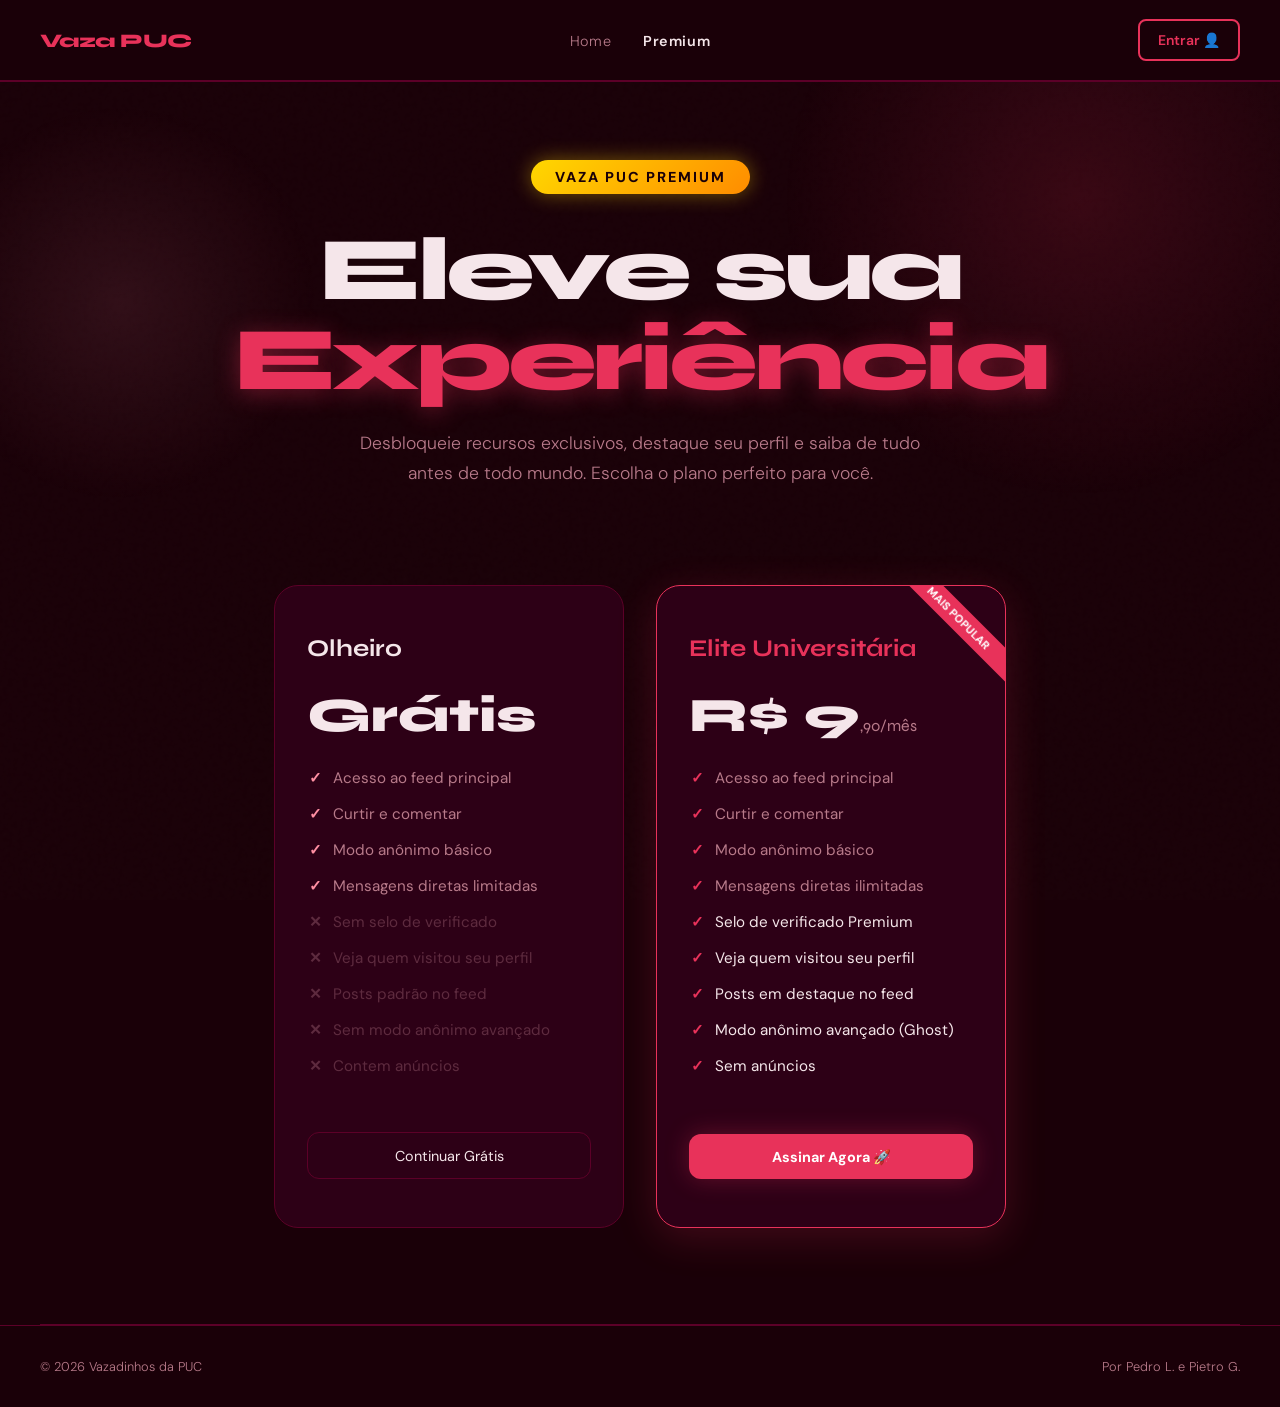
<file: premuim.html>
<!DOCTYPE html>
<html lang="pt-BR">
<head>
  <meta charset="UTF-8" />
  <meta name="viewport" content="width=device-width, initial-scale=1.0"/>
  <title>Vazadinhos da PUC - Premium</title>
  
  <link rel="preconnect" href="https://fonts.googleapis.com">
  <link rel="preconnect" href="https://fonts.gstatic.com" crossorigin>
  <link href="https://fonts.googleapis.com/css2?family=Inter:wght@400;600;800&family=Syne:wght@400;700;800&family=DM+Sans:ital,wght@0,300;0,400;1,300&display=swap" rel="stylesheet">
  
  <link rel="stylesheet" href="css/Pagina_Principal.css">
  
  <style>
    /* ===== HERO PREMIUM ===== */
    .premium-hero {
      display: flex;
      flex-direction: column;
      align-items: center;
      justify-content: center;
      text-align: center;
      padding: 10rem 1rem 4rem 1rem;
      position: relative;
    }
    
    .premium-badge {
      display: inline-block;
      background: linear-gradient(135deg, #ffd700, #ff8c00);
      color: #1a0008;
      font-weight: 800;
      padding: 0.5rem 1.5rem;
      border-radius: 50px;
      font-size: 0.9rem;
      text-transform: uppercase;
      letter-spacing: 2px;
      margin-bottom: 2rem;
      box-shadow: 0 0 20px rgba(255, 215, 0, 0.4);
      opacity: 0;
      animation: fadeUp 0.7s ease forwards 0.2s;
    }

    .premium-hero h1 {
      opacity: 0;
      animation: fadeUp 0.7s ease forwards 0.4s;
    }

    .premium-hero .hero-sub {
      margin: 1.5rem auto 0;
      opacity: 0;
      animation: fadeUp 0.7s ease forwards 0.6s;
    }

    /* ===== CARTÕES DE PLANOS ===== */
    .plans-container {
      display: flex;
      justify-content: center;
      align-items: stretch; /* Faz os cartões terem a mesma altura */
      gap: 2rem;
      padding: 2rem 2.5rem 6rem;
      flex-wrap: wrap;
      position: relative;
      z-index: 1;
      opacity: 0;
      animation: fadeUp 0.7s ease forwards 0.8s;
    }

    .plan-card {
      background: var(--surface);
      border: 1px solid var(--border);
      border-radius: 24px;
      padding: 3rem 2rem;
      width: 100%;
      max-width: 350px;
      text-align: left;
      transition: transform 0.3s, box-shadow 0.3s;
      position: relative;
      overflow: hidden;
      display: flex;
      flex-direction: column; /* Permite empurrar o botão pro fundo */
    }

    .plan-card:hover {
      transform: translateY(-10px);
    }

    .plan-card.pro {
      border-color: var(--accent);
      box-shadow: 0 10px 40px rgba(232, 50, 90, 0.2);
    }

    .plan-card.pro::before {
      content: 'MAIS POPULAR';
      position: absolute;
      top: 20px;
      right: -35px;
      background: var(--accent);
      color: white;
      font-size: 0.7rem;
      font-weight: 800;
      padding: 5px 40px;
      transform: rotate(45deg);
    }

    .plan-price {
      font-family: 'Syne', sans-serif;
      font-size: 3rem;
      font-weight: 800;
      margin: 1.5rem 0;
      color: var(--text);
    }

    .plan-price span {
      font-size: 1rem;
      color: var(--muted);
      font-weight: 400;
    }

    /* ===== LISTA DE VANTAGENS ===== */
    .plan-features {
      list-style: none;
      margin-bottom: 2.5rem;
      flex-grow: 1; /* Preenche o espaço vazio empurrando o botão para baixo */
    }

    .plan-features li {
      margin-bottom: 1rem;
      color: var(--muted);
      display: flex;
      align-items: center;
      gap: 10px;
      font-size: 0.95rem;
    }

    .plan-features li::before {
      content: '✓';
      color: var(--accent2);
      font-weight: bold;
      width: 16px;
      text-align: center;
    }
    
    .plan-features.pro-features li::before {
      color: var(--accent);
    }

    /* Itens desabilitados no plano grátis */
    .plan-features li.disabled-feature {
      opacity: 0.35;
    }

    .plan-features li.disabled-feature::before {
      content: '✕';
      color: var(--muted);
    }

    .btn-plan {
      width: 100%;
      text-align: center;
      justify-content: center;
      margin-top: auto; /* Trava o botão perfeitamente na base do cartão */
    }
  </style>
</head>
<body>

  <nav>
    <a class="logo" href="index.html">Vaza PUC</a>
    <ul class="nav-links">
      <li><a href="index.html">Home</a></li>
      <li><a href="premium.html" style="color: var(--text); font-weight: 600;">Premium</a></li>
    </ul>
    <div class="ms-lg-3">
      <a class="btn custom-btn custom-border-btn" href="inicial/cadastro.html">
        Entrar 👤
      </a>
    </div>
  </nav>

  <section class="premium-hero">
    <div class="hero-glow"></div>
    <div class="hero-glow2"></div>
    <div class="premium-badge">Vaza PUC Premium</div>
    <h1>Eleve sua <em>Experiência</em></h1>
    <p class="hero-sub">
      Desbloqueie recursos exclusivos, destaque seu perfil e saiba de tudo antes de todo mundo. Escolha o plano perfeito para você.
    </p>
  </section>

  <section class="plans-container">
    <div class="plan-card">
      <h3 style="font-family: 'Syne', sans-serif; font-size: 1.5rem; color: var(--text);">Olheiro</h3>
      <div class="plan-price">Grátis</div>
      <ul class="plan-features">
        <li>Acesso ao feed principal</li>
        <li>Curtir e comentar</li>
        <li>Modo anônimo básico</li>
        <li>Mensagens diretas limitadas</li>
        <li class="disabled-feature">Sem selo de verificado</li>
        <li class="disabled-feature">Veja quem visitou seu perfil</li>
        <li class="disabled-feature">Posts padrão no feed</li>
        <li class="disabled-feature">Sem modo anônimo avançado</li>
        <li class="disabled-feature">Contem anúncios</li>
      </ul>
      <a href="inicial/cadastro.html" class="btn btn-ghost btn-plan">Continuar Grátis</a>
    </div>

    <div class="plan-card pro">
      <h3 style="font-family: 'Syne', sans-serif; font-size: 1.5rem; color: var(--accent);">Elite Universitária</h3>
      <div class="plan-price">R$ 9<span>,90/mês</span></div>
      <ul class="plan-features pro-features">
        <li>Acesso ao feed principal</li>
        <li>Curtir e comentar</li>
        <li>Modo anônimo básico</li>
        <li>Mensagens diretas ilimitadas</li>
        <li style="color: var(--text);">Selo de verificado Premium</li>
        <li style="color: var(--text);">Veja quem visitou seu perfil</li>
        <li style="color: var(--text);">Posts em destaque no feed</li>
        <li style="color: var(--text);">Modo anônimo avançado (Ghost)</li>
        <li style="color: var(--text);">Sem anúncios</li>
      </ul>
      <a href="#" class="btn btn-primary btn-plan">Assinar Agora 🚀</a>
    </div>
  </section>

  <div class="divider"></div>

  <footer>
    <span>© 2026 Vazadinhos da PUC</span>
    <span>Por Pedro L. e Pietro G.</span>
  </footer>

</body>
</html>
</file>
<file: css/Pagina_Principal.css>
:root {
  --bg: #1a0008;        
  --surface: #2d0016;   
  --border: #5c0028;    
  --accent: #e8325a;    
  --accent-rgb: 232, 50, 90;    
  --accent2: #ff8fa3;   
  --accent2-rgb: 255, 143, 163; 
  --text: #f5e6ea;      
  --muted: #b87a8a;     
  --radius: 12px;
}

/* Sincronização de Temas */
[data-theme="azul"] {
  --bg: #070a16; --surface: #0d1326; --border: #1a274a;
  --accent: #1f5aa3; --accent-rgb: 31, 90, 163;
  --accent2: #5b92d4; --accent2-rgb: 91, 146, 212;
}
[data-theme="cinza"] {
  --bg: #0a0a0a; --surface: #141414; --border: #2a2a2a;
  --accent: #888888; --accent-rgb: 136, 136, 136;
  --accent2: #b3b3b3; --accent2-rgb: 179, 179, 179;
}
[data-theme="amarelo"] {
  --bg: #121008; --surface: #1f1c0d; --border: #3d3618;
  --accent: #b8860b; --accent-rgb: 184, 134, 11;
  --accent2: #d4af37; --accent2-rgb: 212, 175, 55;
}

*, *::before, *::after { box-sizing: border-box; margin: 0; padding: 0; }

html { scroll-behavior: smooth; }

body {
  font-family: 'DM Sans', sans-serif;
  background: var(--bg);
  color: var(--text);
  min-height: 100vh;
  overflow-x: hidden;
}
/* =========================================
   4. TEMAS CLAROS (Modo Light)
   ========================================= */

/* PADRÃO CLARO (Vinho Light) */
[data-theme="padrao-claro"] {
    --primary: #a31f4b;
    --primary-rgb: 163, 31, 75;
    --primary-dark: #7a1738;
    --secondary: #d45b7e;
    --secondary-rgb: 212, 91, 126;
    --danger: #E74C3C;
    --dark-bg: #f4f6f8;             /* Fundo da página (Cinza bem claro) */
    --dark-bg-secondary: #ffffff;   /* Fundo dos cards e modais (Branco) */
    --dark-bg-tertiary: #e9ecef;    /* Hover de elementos (Cinza claro) */
    --text-primary: #1a1a1a;        /* Texto principal (Quase preto) */
    --text-secondary: #5c6c7c;      /* Texto secundário (Cinza azulado) */
    --border: #dce0e4;              /* Linhas e bordas */
    --hover: rgba(0, 0, 0, 0.05);   /* Efeito hover escurecido */
    --shadow: 0 8px 32px rgba(0, 0, 0, 0.08); /* Sombra mais leve */
}

/* AZUL CLARO */
[data-theme="azul-claro"] {
    --primary: #1f5aa3;
    --primary-rgb: 31, 90, 163;
    --primary-dark: #143e75;
    --secondary: #5b92d4;
    --secondary-rgb: 91, 146, 212;
    --danger: #E74C3C;
    --dark-bg: #f0f4f8;
    --dark-bg-secondary: #ffffff;
    --dark-bg-tertiary: #e1e8ef;
    --text-primary: #0f1c2b;
    --text-secondary: #5a6e82;
    --border: #d7e2ea;
    --hover: rgba(0, 0, 0, 0.05);
    --shadow: 0 8px 32px rgba(0, 0, 0, 0.08);
}

/* CINZA CLARO */
[data-theme="cinza-claro"] {
    --primary: #555555;
    --primary-rgb: 85, 85, 85;
    --primary-dark: #333333;
    --secondary: #999999;
    --secondary-rgb: 153, 153, 153;
    --danger: #E74C3C;
    --dark-bg: #f5f5f5;
    --dark-bg-secondary: #ffffff;
    --dark-bg-tertiary: #ebebeb;
    --text-primary: #111111;
    --text-secondary: #666666;
    --border: #e0e0e0;
    --hover: rgba(0, 0, 0, 0.05);
    --shadow: 0 8px 32px rgba(0, 0, 0, 0.08);
}

/* AMARELO CLARO */
[data-theme="amarelo-claro"] {
    --primary: #b8860b;
    --primary-rgb: 184, 134, 11;
    --primary-dark: #8b6508;
    --secondary: #d4af37;
    --secondary-rgb: 212, 175, 55;
    --danger: #E74C3C;
    --dark-bg: #fcfbf7;
    --dark-bg-secondary: #ffffff;
    --dark-bg-tertiary: #f2efe4;
    --text-primary: #1f1c0d;
    --text-secondary: #7a7051;
    --border: #e8e4d3;
    --hover: rgba(0, 0, 0, 0.05);
    --shadow: 0 8px 32px rgba(0, 0, 0, 0.08);
}

/* =========================================
   AJUSTES DE INTERFACE PARA TEMAS CLAROS
   (Corrige textos e botões que estavam brancos fixos)
   ========================================= */

/* Corrige a cor do texto das postagens para o tema atual */
[data-theme$="-claro"] .post-text {
    color: var(--text-primary) !important;
}

/* Corrige fundos semi-transparentes que ficariam invisíveis no claro */
[data-theme$="-claro"] .post-action {
    background: rgba(0, 0, 0, 0.03);
}

[data-theme$="-claro"] .tab-btn:hover,
[data-theme$="-claro"] .post-options-btn:hover,
[data-theme$="-claro"] .notice-item,
[data-theme$="-claro"] .post-action:hover {
    background: rgba(0, 0, 0, 0.06);
}

/* Ajusta as caixas de resposta e inputs no claro */
[data-theme$="-claro"] .reply-input-wrapper {
    background: rgba(0, 0, 0, 0.03);
}

/* Menu popup de temas e login */
[data-theme$="-claro"] .theme-nav-panel,
[data-theme$="-claro"] .user-login-popup {
    background: var(--dark-bg-secondary);
    border: 1px solid var(--border);
}

[data-theme$="-claro"] .user-login-popup::after {
    background: var(--dark-bg-secondary);
}

/* Divisores internos (linhas separadoras) */
[data-theme$="-claro"] .theme-nav-divider,
[data-theme$="-claro"] .explore-context,
[data-theme$="-claro"] .post-replies-section,
[data-theme$="-claro"] .reply-toolbar {
    border-color: var(--border);
}

/* ── NOISE OVERLAY ── */
body::before {
  content: '';
  position: fixed;
  inset: 0;
  background-image: url("data:image/svg+xml,%3Csvg viewBox='0 0 200 200' xmlns='http://www.w3.org/2000/svg'%3E%3Cfilter id='n'%3E%3CfeTurbulence type='fractalNoise' baseFrequency='0.9' numOctaves='4' stitchTiles='stitch'/%3E%3C/filter%3E%3Crect width='100%25' height='100%25' filter='url(%23n)' opacity='0.04'/%3E%3C/svg%3E");
  pointer-events: none;
  z-index: 0;
  opacity: 0.4;
}

/* ── NAV ── */
nav {
  position: fixed;
  top: 0; left: 0; right: 0;
  z-index: 100;
  display: flex;
  align-items: center;
  justify-content: space-between;
  padding: 1.2rem 2.5rem;
  backdrop-filter: blur(8px);
  border-bottom: 2px solid var(--border);
  background: var(--bg);
}

/* ===== LOGO E TÍTULOS ===== */
.logo {
  font-family: 'Syne', sans-serif !important;
  font-weight: 800 !important;
  font-size: 1.2rem !important;
  letter-spacing: -0.03em !important;
  color: var(--accent, #e8325a) !important;
  -webkit-text-fill-color: var(--accent, #e8325a) !important; /* FORÇA A COR NO WEBKIT */
  text-decoration: none !important;
  visibility: visible !important;
  opacity: 1 !important;
  display: inline-block !important;
}

.nav-links { 
  display: flex; 
  gap: 2rem; 
  list-style: none; 
  position: absolute;
  left: 50%;
  transform: translateX(-50%);
}
.nav-links a {
  text-decoration: none;
  color: var(--muted);
  font-size: 0.9rem;
  font-weight: 300;
  letter-spacing: 0.04em;
  transition: color .2s;
}
.nav-links a:hover { color: var(--text); }

/* ── HERO ── */
.hero {
  display: flex;
  flex-direction: column;
  align-items: center; 
  text-align: center; 
  justify-content: center;
  padding: 8rem 1rem 4rem 1rem;
  position: relative;
}

.hero-glow {
  position: absolute;
  width: 600px; height: 600px;
  border-radius: 50%;
  background: radial-gradient(circle, rgba(var(--accent-rgb), 0.15) 0%, transparent 70%);
  top: -100px; right: -100px;
  pointer-events: none;
  animation: pulse 6s ease-in-out infinite;
}
.hero-glow2 {
  position: absolute;
  width: 400px; height: 400px;
  border-radius: 50%;
  background: radial-gradient(circle, rgba(var(--accent2-rgb), 0.1) 0%, transparent 70%);
  bottom: 50px; left: -80px;
  pointer-events: none;
  animation: pulse 8s ease-in-out infinite reverse;
}

@keyframes pulse {
  0%, 100% { transform: scale(1); opacity: 1; }
  50% { transform: scale(1.1); opacity: 0.7; }
}

.eyebrow {
  font-size: 0.75rem;
  letter-spacing: 0.2em;
  text-transform: uppercase;
  color: var(--accent);
  margin-bottom: 1.2rem;
  opacity: 0;
  animation: fadeUp 0.7s ease forwards 0.2s;
}

h1 {
  font-family: 'Syne', sans-serif;
  font-size: clamp(2.8rem, 7vw, 6rem);
  font-weight: 800;
  line-height: 1.0;
  letter-spacing: -0.04em;
  max-width: 14ch;
  opacity: 0;
  animation: fadeUp 0.7s ease forwards 0.4s;
}

h1 em {
  font-style: normal !important;
  color: var(--accent, #e8325a) !important;
  -webkit-text-fill-color: var(--accent, #e8325a) !important; /* FORÇA A COR NO WEBKIT */
  -webkit-text-stroke: 0 !important; /* REMOVE O CONTORNO INVISÍVEL */
  text-shadow: 0 4px 24px rgba(var(--accent-rgb, 232, 50, 90), 0.4) !important;
  visibility: visible !important;
  opacity: 1 !important;
}

.hero-sub {
  margin-top: 1.8rem;
  font-size: 1.1rem;
  font-weight: 300;
  color: var(--muted);
  max-width: 48ch;
  line-height: 1.7;
  opacity: 0;
  animation: fadeUp 0.7s ease forwards 0.6s;
}

.cta-row {
  display: flex;
  gap: 1rem;
  margin-top: 2.5rem;
  flex-wrap: wrap;
  justify-content: center;
  opacity: 0;
  animation: fadeUp 0.7s ease forwards 0.8s;
}

.btn {
  display: inline-flex;
  align-items: center;
  gap: 0.5rem;
  padding: 0.85rem 1.8rem;
  border-radius: var(--radius);
  font-family: 'DM Sans', sans-serif;
  font-size: 0.9rem;
  font-weight: 400;
  cursor: pointer;
  text-decoration: none;
  transition: transform .2s, box-shadow .2s;
  border: none;
}
.btn:hover { transform: translateY(-2px); }

.btn-primary {
  background: var(--accent);
  color: #fff;
  font-weight: 700;
  box-shadow: 0 0 24px rgba(var(--accent-rgb), 0.3);
}
.btn-primary:hover { box-shadow: 0 0 36px rgba(var(--accent-rgb), 0.5); }

.btn-ghost {
  background: transparent;
  color: var(--text);
  border: 1px solid var(--border);
}
.btn-ghost:hover { border-color: var(--accent); } 

.ms-lg-3 { margin-left: 1rem; }

.custom-btn {
  display: inline-flex;
  align-items: center;
  gap: 8px;
  padding: 10px 18px;
  font-size: 14px;
  font-weight: 600;
  color: var(--accent); 
  background-color: transparent;
  border-radius: 8px;
  text-decoration: none;
  transition: all 0.3s ease;
}

.custom-border-btn {
  border: 2px solid var(--accent);
}

.custom-btn:hover {
  background-color: var(--accent);
  color: #ffffff;
  transform: translateY(-2px);
  box-shadow: 0 4px 10px rgba(var(--accent-rgb), 0.3);
}

/* ── FEATURES ── */
.section {
  padding: 6rem 2.5rem;
  position: relative;
  z-index: 1;
}

.section-label {
  font-size: 0.7rem;
  letter-spacing: 0.2em;
  text-transform: uppercase;
  color: var(--accent2);
  margin-bottom: 0.6rem;
  text-align: center;
}

.section-title {
  font-family: 'Syne', sans-serif;
  font-size: clamp(1.8rem, 4vw, 3rem);
  font-weight: 700;
  letter-spacing: -0.03em;
  margin-bottom: 3rem;
  text-align: center;
}

.grid-3 {
  display: grid;
  grid-template-columns: repeat(auto-fit, minmax(260px, 1fr));
  gap: 1.5rem;
}

.card {
  background: var(--surface);
  border: 1px solid var(--border);
  border-radius: var(--radius);
  padding: 2rem;
  transition: border-color .3s, transform .3s, box-shadow .3s;
}
.card:hover {
  border-color: var(--accent);
  transform: translateY(-4px);
  box-shadow: 0 10px 20px rgba(0, 0, 0, 0.5); 
}

.card-icon {
  width: 44px; height: 44px;
  border-radius: 10px;
  display: flex; align-items: center; justify-content: center;
  font-size: 1.2rem;
  margin-bottom: 1.2rem;
  background: rgba(var(--accent-rgb), 0.15); 
}

.card h3 {
  font-family: 'Syne', sans-serif;
  font-size: 1.05rem;
  font-weight: 700;
  margin-bottom: 0.5rem;
}
.card p { font-size: 0.9rem; color: var(--muted); line-height: 1.65; font-weight: 300; }

/* ── SOBRE NÓS ── */
.sobre-nos {
    background-color: var(--bg);
    padding: 100px 10%;
    display: flex;
    align-items: center;
    justify-content: space-between; 
    gap: 40px; 
    flex-wrap: wrap; 
    color: var(--text);
    position: relative;
    z-index: 1;
}

.sobre-conteudo {
    max-width: 800px; 
    text-align: left; 
    margin: 0; 
}

.titulo-destaque {
    font-family: 'Syne', sans-serif !important;
    font-size: clamp(2.5rem, 4vw, 3.5rem) !important;
    font-weight: 800 !important;
    margin-bottom: 25px !important;
    color: var(--accent, #e8325a) !important;
    background: linear-gradient(135deg, var(--accent2, #ff8fa3) 0%, var(--accent, #e8325a) 100%) !important;
    -webkit-background-clip: text !important;
    -webkit-text-fill-color: transparent !important;
    letter-spacing: -1px !important;
    visibility: visible !important;
}

.sobre-conteudo p {
    font-size: 1.15rem;
    line-height: 1.8;
    color: var(--muted);
    margin-bottom: 20px;
}

.sobre-conteudo p strong {
    color: var(--text);
    font-weight: 600;
}

.sobre-conteudo p em {
    color: var(--accent);
    font-style: normal;
    font-weight: 600;
}

.btn-cta {
    display: inline-block;
    margin-top: 15px;
    padding: 16px 40px;
    background: linear-gradient(45deg, var(--border), var(--accent));
    color: #ffffff;
    text-decoration: none;
    font-size: 1.1rem;
    font-weight: 700;
    border-radius: 50px;
    text-transform: uppercase;
    letter-spacing: 1px;
    transition: all 0.4s cubic-bezier(0.175, 0.885, 0.32, 1.275);
    box-shadow: 0 8px 25px rgba(var(--accent-rgb), 0.25);
    border: none;
    cursor: pointer;
}

.btn-cta:hover {
    transform: translateY(-5px) scale(1.02);
    box-shadow: 0 12px 35px rgba(var(--accent-rgb), 0.5);
    background: linear-gradient(45deg, var(--accent), var(--border));
}

/* ── CASCATA ── */
.section-cascade {
  background-color: var(--bg);
  overflow: hidden;
  padding-bottom: 60px;
}

.cascade-container {
  display: flex;
  justify-content: center;
  gap: 15px;
  flex-wrap: nowrap;
  margin-top: 40px;
  position: relative;
  min-height: 400px;
}

.cascade-item {
  width: calc(100% / 6 - 15px); 
  border-radius: var(--radius);
  background-color: var(--surface);
  overflow: hidden;
  position: relative;
  box-shadow: 0 5px 15px rgba(0, 0, 0, 0.4);
  transition: transform 0.3s ease;
  transform: translateY(-100vh);
  animation: fallCascade 1.5s ease-out forwards;
}

.cascade-item:hover {
  transform: scale(1.05) translateY(0) !important;
  box-shadow: 0 10px 25px rgba(var(--accent-rgb), 0.4);
}

@keyframes fallCascade {
  0% { transform: translateY(-100vh); opacity: 0; }
  20% { opacity: 1; }
  100% { transform: translateY(0); opacity: 1; }
}

.cascade-item:nth-child(1) { animation-delay: 0.1s; }
.cascade-item:nth-child(2) { animation-delay: 0.3s; }
.cascade-item:nth-child(3) { animation-delay: 0.2s; }
.cascade-item:nth-child(4) { animation-delay: 0.5s; }
.cascade-item:nth-child(5) { animation-delay: 0.4s; }
.cascade-item:nth-child(6) { animation-delay: 0.6s; }

@media (max-width: 768px) {
  .cascade-container {
    flex-wrap: wrap;
    justify-content: flex-start;
  }
  .cascade-item {
    width: calc(50% - 10px);
    min-height: 150px;
  }
}

.cascade-item.post-vertical {
  display: flex;
  flex-direction: column;
  padding: 0; 
}

.post-internal-border {
  border: 1px solid var(--border);
  border-radius: var(--radius);
  padding: 1.5rem 1rem; 
  height: 100%;
  display: flex;
  flex-direction: column;
  gap: 1.2rem;
  transition: border-color 0.3s ease;
}

.cascade-item.post-vertical:hover .post-internal-border {
  border-color: var(--accent);
}

.post-header-vertical {
  display: flex;
  flex-direction: column; 
  align-items: center; 
  gap: 0.5rem;
  text-align: center;
}

.post-avatar-vertical {
  width: 50px; 
  height: 50px;
  border-radius: 50%;
  object-fit: cover;
  border: 2px solid var(--border); 
}

.post-user-info-vertical {
  display: flex;
  flex-direction: column;
  width: 100%; 
}

.post-name-vertical {
  font-family: OCR A Std, monospace;
  font-size: 0.9rem;
  font-weight: 700;
  color: var(--text);
  overflow: hidden;
  text-overflow: ellipsis; 
  white-space: nowrap;
}

.post-handle-vertical {
  font-size: 0.75rem;
  color: var(--muted);
  font-weight: 300;
}

.post-content-vertical {
  flex-grow: 1; 
}

.post-content-vertical p {
  font-size: 0.85rem;
  color: var(--text);
  line-height: 1.5;
  font-weight: 300;
  text-align: left;
  word-wrap: break-word;
  overflow-wrap: break-word;
  word-break: break-word;
  display: -webkit-box;
  -webkit-line-clamp: 8;
  -webkit-box-orient: vertical;
  overflow: hidden;
}

/* ── CONTACT FORM ── */
.form-wrap { max-width: 560px; }
.form-group { margin-bottom: 1.2rem; }
label { display: block; font-size: 0.8rem; color: var(--muted); margin-bottom: 0.4rem; letter-spacing: 0.05em; }

input, textarea {
  width: 100%;
  background: var(--surface);
  border: 1px solid var(--border);
  border-radius: var(--radius);
  padding: 0.85rem 1rem;
  color: var(--text);
  font-family: 'DM Sans', sans-serif;
  font-size: 0.95rem;
  font-weight: 300;
  outline: none;
  transition: border-color .2s;
  resize: vertical;
}
input:focus, textarea:focus { border-color: var(--accent); }

#form-msg {
  margin-top: 1rem;
  font-size: 0.85rem;
  color: var(--accent);
  display: none;
}

/* ── FOOTER E DIVIDER ── */
footer {
  border-top: 1px solid var(--border);
  padding: 2rem 2.5rem;
  display: flex;
  align-items: center;
  justify-content: space-between;
  font-size: 0.8rem;
  color: var(--muted);
  font-weight: 300;
  position: relative;
  z-index: 1;
}

.divider {
  height: 1px;
  background: var(--border);
  margin: 0 2.5rem;
}

/* ==========================================
   BOLHAS DE EMOJIS (QUEM SOMOS)
========================================== */
.bolhas-container {
    position: relative;
    width: 450px;
    height: 450px;
    display: flex;
    align-items: center;
    justify-content: center;
}

.bolha-wrapper {
    position: absolute;
}

.bolha-emoji {
    display: flex;
    align-items: center;
    justify-content: center;
    background: rgba(var(--accent-rgb), 0.08); 
    border: 1px solid rgba(var(--accent2-rgb), 0.3);
    backdrop-filter: blur(8px);
    -webkit-backdrop-filter: blur(8px);
    border-radius: 50%;
    box-shadow: 0 10px 25px rgba(0, 0, 0, 0.2), inset 0 0 15px rgba(255, 255, 255, 0.05);
    transition: transform 0.2s cubic-bezier(0.2, 0.8, 0.2, 1);
    cursor: default;
    user-select: none;
}

.bolha-1 { top: 5%; left: 10%; font-size: 50px; width: 100px; height: 100px; animation: floatUp 4s ease-in-out infinite alternate; z-index: 2; }
.bolha-2 { top: 40%; left: -5%; font-size: 70px; width: 130px; height: 130px; animation: floatDown 5s ease-in-out infinite alternate; z-index: 3; }
.bolha-3 { bottom: 10%; left: 20%; font-size: 60px; width: 110px; height: 110px; animation: floatSide 6s ease-in-out infinite alternate; z-index: 1; }
.bolha-4 { top: 15%; right: 5%; font-size: 80px; width: 140px; height: 140px; animation: floatDown 4.5s ease-in-out infinite alternate; z-index: 4; }
.bolha-5 { bottom: 20%; right: 5%; font-size: 40px; width: 80px; height: 80px; animation: floatUp 5.5s ease-in-out infinite alternate; z-index: 2; }
.bolha-6 { top: 45%; right: 35%; font-size: 55px; width: 100px; height: 100px; animation: floatSide 4.2s ease-in-out infinite alternate; z-index: 5; }

@keyframes floatUp { 0% { transform: translateY(0px) rotate(0deg); } 100% { transform: translateY(-25px) rotate(10deg); } }
@keyframes floatDown { 0% { transform: translateY(0px) rotate(0deg); } 100% { transform: translateY(25px) rotate(-10deg); } }
@keyframes floatSide { 0% { transform: translateX(0px) rotate(0deg); } 100% { transform: translateX(20px) rotate(15deg); } }

@media (max-width: 900px) {
    .bolhas-container {
        width: 100%;
        height: 350px;
        transform: scale(0.85);
        margin-top: 20px;
    }
}

/* ==========================================
   CARDS DE ESCOLHA DE PLANOS (HOME)
========================================== */

.card-standard, .card-premium {
  display: flex;
  flex-direction: column;
}

.card-standard p, .card-premium p {
  flex-grow: 1; 
  margin-bottom: 1.5rem;
}

.btn-card-action {
  width: 100%;
  justify-content: center;
  text-align: center;
}

.card-standard {
  border: 1px solid var(--border);
}
.card-standard .standard-icon {
  background: rgba(var(--accent-rgb), 0.15); 
}
.card-standard:hover {
  border-color: var(--accent);
  box-shadow: 0 10px 25px rgba(var(--accent-rgb), 0.2);
}

.card-premium {
  position: relative;
  border: 1px solid #ffd700;
  box-shadow: 0 0 18px rgba(255, 215, 0, 0.15), inset 0 0 20px rgba(255, 215, 0, 0.05);
  background: linear-gradient(145deg, var(--surface) 50%, rgba(60, 45, 0, 0.7) 100%);
  overflow: hidden;
  transform: scale(1.03); 
  z-index: 2;
}

.card-premium:hover {
  border-color: #ffea00;
  box-shadow: 0 10px 35px rgba(255, 215, 0, 0.35), inset 0 0 30px rgba(255, 215, 0, 0.1);
  transform: translateY(-4px) scale(1.03);
}

.card-premium .premium-icon {
  background: rgba(255, 215, 0, 0.15);
  text-shadow: 0 0 10px rgba(255, 215, 0, 0.5);
  font-size: 1.5rem;
}

.premium-text-glow {
  color: #ffd700;
  text-shadow: 0 0 15px rgba(255, 215, 0, 0.4);
}

.premium-badge-small {
  position: absolute;
  top: 18px;
  right: -30px;
  background: linear-gradient(135deg, #ffd700, #ff8c00);
  color: #1a0008;
  font-size: 0.65rem;
  font-weight: 800;
  padding: 5px 40px;
  transform: rotate(45deg);
  letter-spacing: 1px;
  box-shadow: 0 2px 10px rgba(255, 215, 0, 0.4);
}

.btn-premium-action {
  background: linear-gradient(135deg, #ffd700, #ff8c00);
  color: #1a0008 !important;
  font-weight: 800;
  border: none;
  box-shadow: 0 4px 15px rgba(255, 215, 0, 0.3);
  transition: transform 0.2s, box-shadow 0.2s;
}

.btn-premium-action:hover {
  transform: translateY(-2px);
  box-shadow: 0 6px 20px rgba(255, 215, 0, 0.5);
  color: #1a0008 !important;
}
@keyframes fadeUp {
  from {
    opacity: 0;
    transform: translateY(20px);
  }
  to {
    opacity: 1;
    transform: translateY(0);
  }
}
/* ==========================================
   SELETOR DE TEMAS (LANDING PAGE NAVBAR)
========================================== */
.nav-actions {
  display: flex;
  align-items: center;
  gap: 16px;
}

.theme-switcher-wrapper {
  position: relative;
}

.theme-switcher-btn {
  background: transparent;
  border: 1px solid var(--border);
  color: var(--muted);
  width: 42px;
  height: 42px;
  border-radius: 50%;
  cursor: pointer;
  display: flex;
  align-items: center;
  justify-content: center;
  transition: all 0.3s ease;
}

.theme-switcher-btn:hover {
  background: rgba(var(--accent-rgb), 0.1);
  border-color: var(--accent);
  color: var(--accent);
  transform: rotate(15deg);
}

.theme-switcher-dropdown {
  position: absolute;
  top: calc(100% + 15px);
  right: 0;
  background: var(--surface);
  border: 1px solid var(--border);
  border-radius: 16px;
  padding: 14px;
  display: flex;
  gap: 12px;
  box-shadow: 0 10px 30px rgba(0,0,0,0.5);
  opacity: 0;
  visibility: hidden;
  transform: translateY(-10px);
  transition: all 0.3s cubic-bezier(0.2, 0.8, 0.2, 1);
  z-index: 200;
}

.theme-switcher-dropdown.active {
  opacity: 1;
  visibility: visible;
  transform: translateY(0);
}

/* Triângulo no topo do dropdown */
.theme-switcher-dropdown::before {
  content: '';
  position: absolute;
  top: -6px;
  right: 15px;
  width: 10px;
  height: 10px;
  background: var(--surface);
  border-top: 1px solid var(--border);
  border-left: 1px solid var(--border);
  transform: rotate(45deg);
}

.theme-opt {
  width: 32px;
  height: 32px;
  border-radius: 50%;
  cursor: pointer;
  border: 2px solid transparent;
  /* NOVO: Impede que o branco do gradiente vaze para a borda transparente */
  background-clip: padding-box;
  transition: transform 0.2s cubic-bezier(0.2, 0.8, 0.2, 1), border-color 0.2s;
  box-shadow: 0 4px 10px rgba(0,0,0,0.3);
}

.theme-opt:hover {
  transform: scale(1.15);
}
/* =========================================
   AJUSTES DO PREMIUM PARA TEMAS CLAROS
   ========================================= */
[data-theme$="-claro"] .card-premium,
[data-theme$="-claro"] .nav-premium-btn,
[data-theme$="-claro"] .premium-box-feed /* nome hipotético */ {
    background: linear-gradient(145deg, var(--dark-bg-secondary) 0%, rgba(255, 215, 0, 0.1) 100%);
    border: 1px solid rgba(255, 215, 0, 0.4);
    box-shadow: 0 4px 15px rgba(255, 215, 0, 0.1);
    color: #b8860b; /* Dourado escuro para legibilidade */
}

[data-theme$="-claro"] .premium-text-glow {
    color: #b8860b;
    text-shadow: none;
}

[data-theme$="-claro"] .premium-icon {
    color: #b8860b;
    text-shadow: none;
}
/* =========================================
   CABEÇALHO PREMIUM E BOTÃO VOLTAR
========================================= */

/* Agrupa o botão e o título na mesma linha, lado esquerdo */
.premium-top-header {
    display: flex;
    align-items: center;
    gap: 20px;
    padding: 20px 30px;
    width: 100%;
}

/* O título ao lado do botão */
.premium-title-text {
    font-family: 'Syne', sans-serif;
    font-size: 26px;
    font-weight: 800;
    color: var(--text-primary);
    margin: 0;
}

.premium-title-text .destaque-ouro {
    color: #ffd700;
    text-shadow: 0 0 10px rgba(255, 215, 0, 0.4);
}

/* Botão Voltar Animado que se adapta aos temas */
.btn-voltar-animado {
    display: inline-flex;
    align-items: center;
    gap: 8px;
    background: transparent;
    color: var(--text-secondary); /* Cor neutra adaptável */
    border: 1px solid var(--border); /* Borda dinâmica baseada no tema */
    padding: 8px 18px;
    border-radius: 20px;
    font-size: 15px;
    font-weight: 700;
    cursor: pointer;
    transition: all 0.3s cubic-bezier(0.25, 0.8, 0.25, 1);
}

/* A setinha em si */
.btn-voltar-animado .seta-voltar {
    display: inline-block;
    font-size: 18px;
    transition: transform 0.3s ease;
}

/* Efeito ao passar o rato (Hover) */
.btn-voltar-animado:hover {
    background: var(--primary); /* Puxa a cor principal do tema ativo (Vinho, Azul, etc) */
    color: #ffffff; /* O texto fica branco para dar contraste */
    border-color: var(--primary);
    transform: translateX(-3px); /* Move a caixa toda levemente para a esquerda */
    box-shadow: 0 4px 12px rgba(var(--primary-rgb), 0.3); /* Sombra colorida suave */
}

/* Anima a seta indo um pouco mais para a esquerda do que o botão */
.btn-voltar-animado:hover .seta-voltar {
    transform: translateX(-4px);
}

/* Ajustes no modo claro para manter o brilho do título comportado */
[data-theme$="-claro"] .premium-title-text .destaque-ouro {
    color: #b8860b;
    text-shadow: none;
}
/* Container do avatar adaptado para os Flashes */
.user-avatar-wrapper {
  position: relative;
  display: inline-block;
  cursor: pointer;
}

/* Classe aplicada quando o usuário possui Flashes ativos */
.user-avatar-wrapper.has-flashes img {
  padding: 3px;
  border: 3px solid transparent;
  background: linear-gradient(var(--dark-bg), var(--dark-bg)) padding-box,
              linear-gradient(135deg, var(--primary) 0%, #f4700f 50%, #ff5eab 100%) border-box;
  border-radius: 50%;
}

/* Modificador caso o usuário seja o dono: sinalizador para postar */
.user-avatar-wrapper.is-me::after {
  content: "+";
  position: absolute;
  bottom: 0;
  right: 0;
  background: var(--primary);
  color: white;
  width: 18px;
  height: 18px;
  border-radius: 50%;
  display: flex;
  align-items: center;
  justify-content: center;
  font-size: 14px;
  font-weight: bold;
  border: 2px solid var(--dark-bg);
}
/* CONTAINER INTERFACE DA CÂMERA DOS FLASHES */
.flash-camera-modal {
  position: fixed; inset: 0; z-index: 99999;
  background: #000; display: flex; flex-direction: column;
  align-items: center; justify-content: space-between;
  font-family: inherit; color: white; padding: 20px;
}
.camera-viewfinder-container {
  position: relative; width: 100%; max-width: 440px; height: 70vh;
  border-radius: 20px; overflow: hidden; background: #111;
  display: flex; align-items: center; justify-content: center;
  border: 1px solid rgba(255,255,255,0.1);
}
#flashCameraPreview {
  width: 100%; height: 100%; object-fit: cover; transform: scaleX(-1); /* Efeito Espelho */
}
.camera-recording-badge {
  position: absolute; top: 20px; left: 20px;
  background: rgba(224, 36, 94, 0.85); padding: 6px 14px;
  border-radius: 20px; font-size: 13px; font-weight: 700;
  display: none; align-items: center; gap: 6px; animation: pulse 1s infinite;
}
/* CONTROLES DA CÂMERA */
.camera-controls-bottom {
  width: 100%; max-width: 440px; display: flex; flex-direction: column; gap: 20px; align-items: center;
}
.camera-modes-row {
  display: flex; gap: 24px; background: rgba(255,255,255,0.06); padding: 4px 8px; border-radius: 25px;
}
.camera-mode-btn {
  background: none; border: none; color: rgba(255,255,255,0.5); padding: 6px 16px;
  font-size: 13px; font-weight: 700; cursor: pointer; border-radius: 20px; transition: all 0.2s;
}
.camera-mode-btn.active {
  background: white; color: black;
}
.camera-actions-row {
  display: flex; align-items: center; justify-content: space-between; width: 100%; padding: 0 30px 20px;
}
.camera-trigger-btn {
  width: 72px; height: 72px; border-radius: 50%; border: 5px solid white;
  background: white; cursor: pointer; transition: all 0.2s; position: relative;
}
.camera-trigger-btn:active { transform: scale(0.9); }
.camera-trigger-btn.mode-video { background: #e0245e; border-color: rgba(255,255,255,0.4); }
.camera-trigger-btn.recording { animation: recordingPulse 1.2s infinite; border-radius: 12px; background: #e0245e; width: 50px; height: 50px; }

@keyframes recordingPulse {
  0% { box-shadow: 0 0 0 0 rgba(224, 36, 94, 0.5); }
  70% { box-shadow: 0 0 0 15px rgba(224, 36, 94, 0); }
  100% { box-shadow: 0 0 0 0 rgba(224, 36, 94, 0); }
}
</file>
